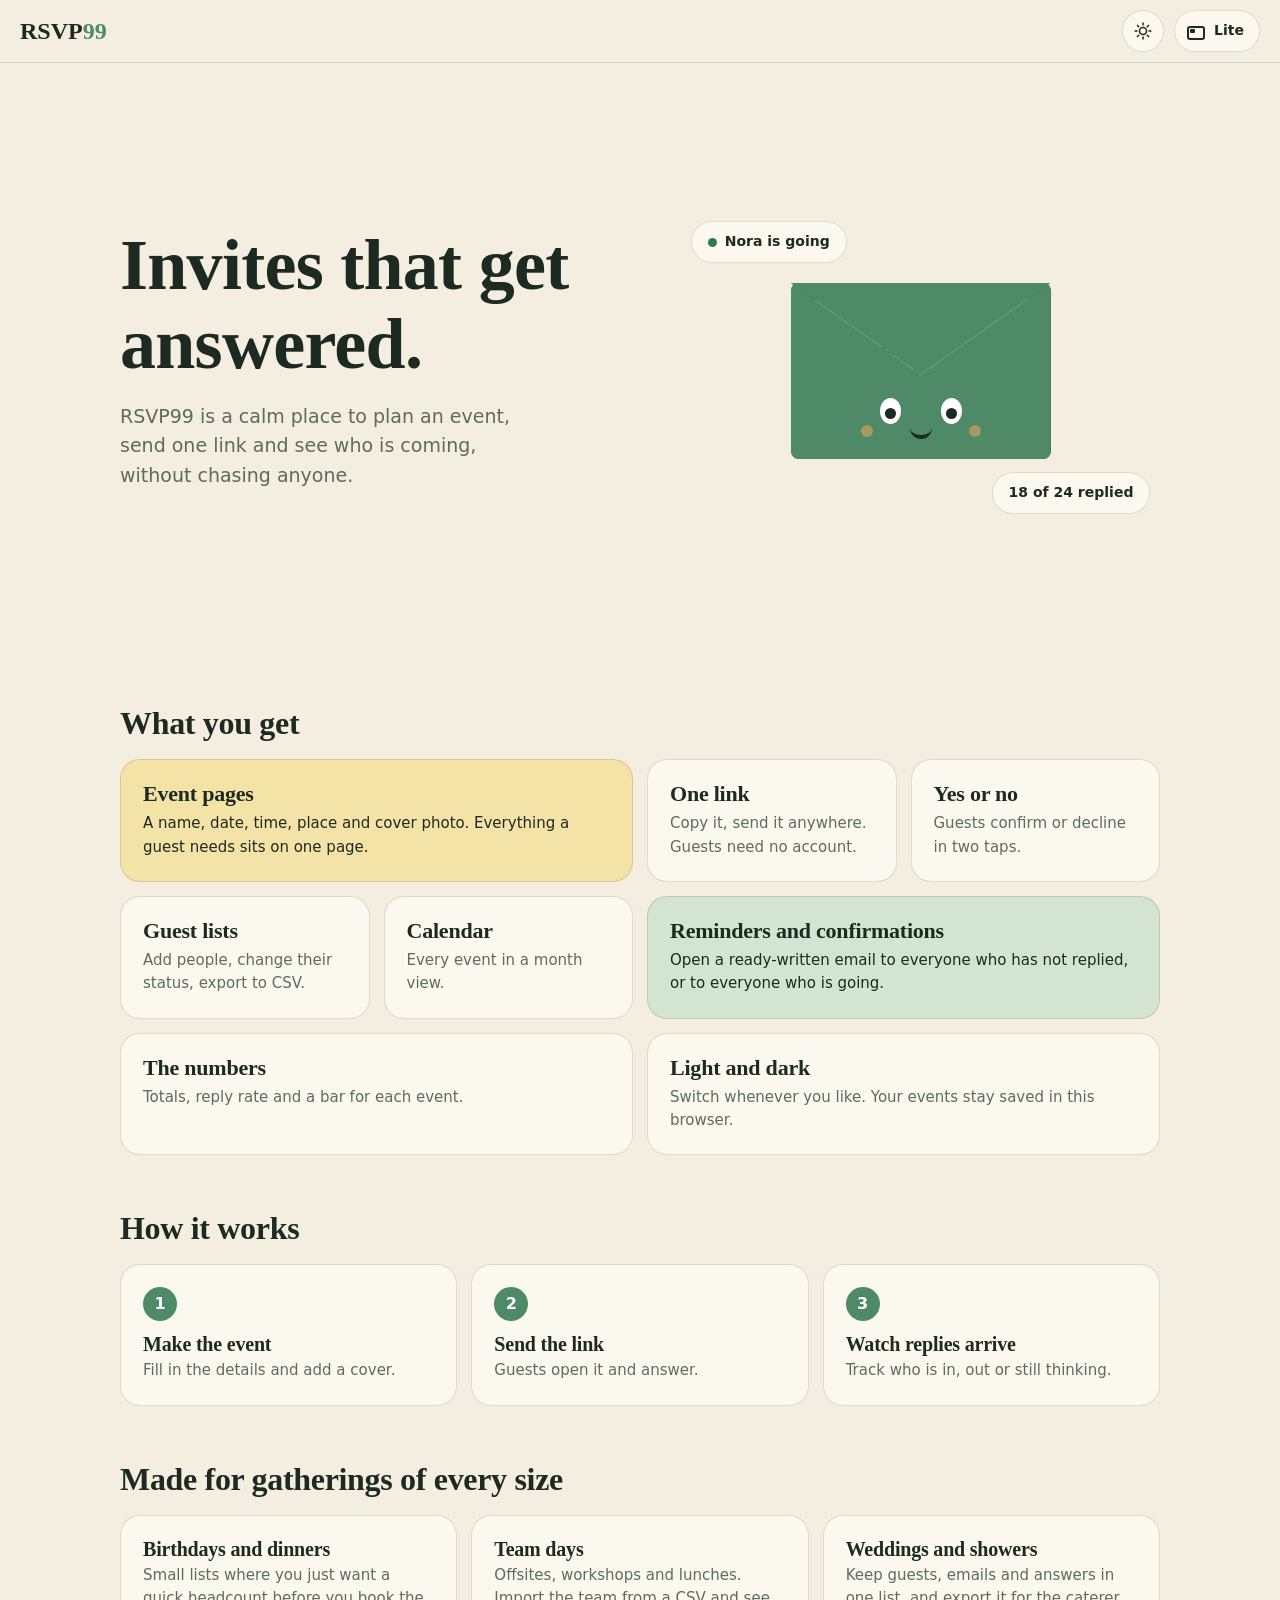
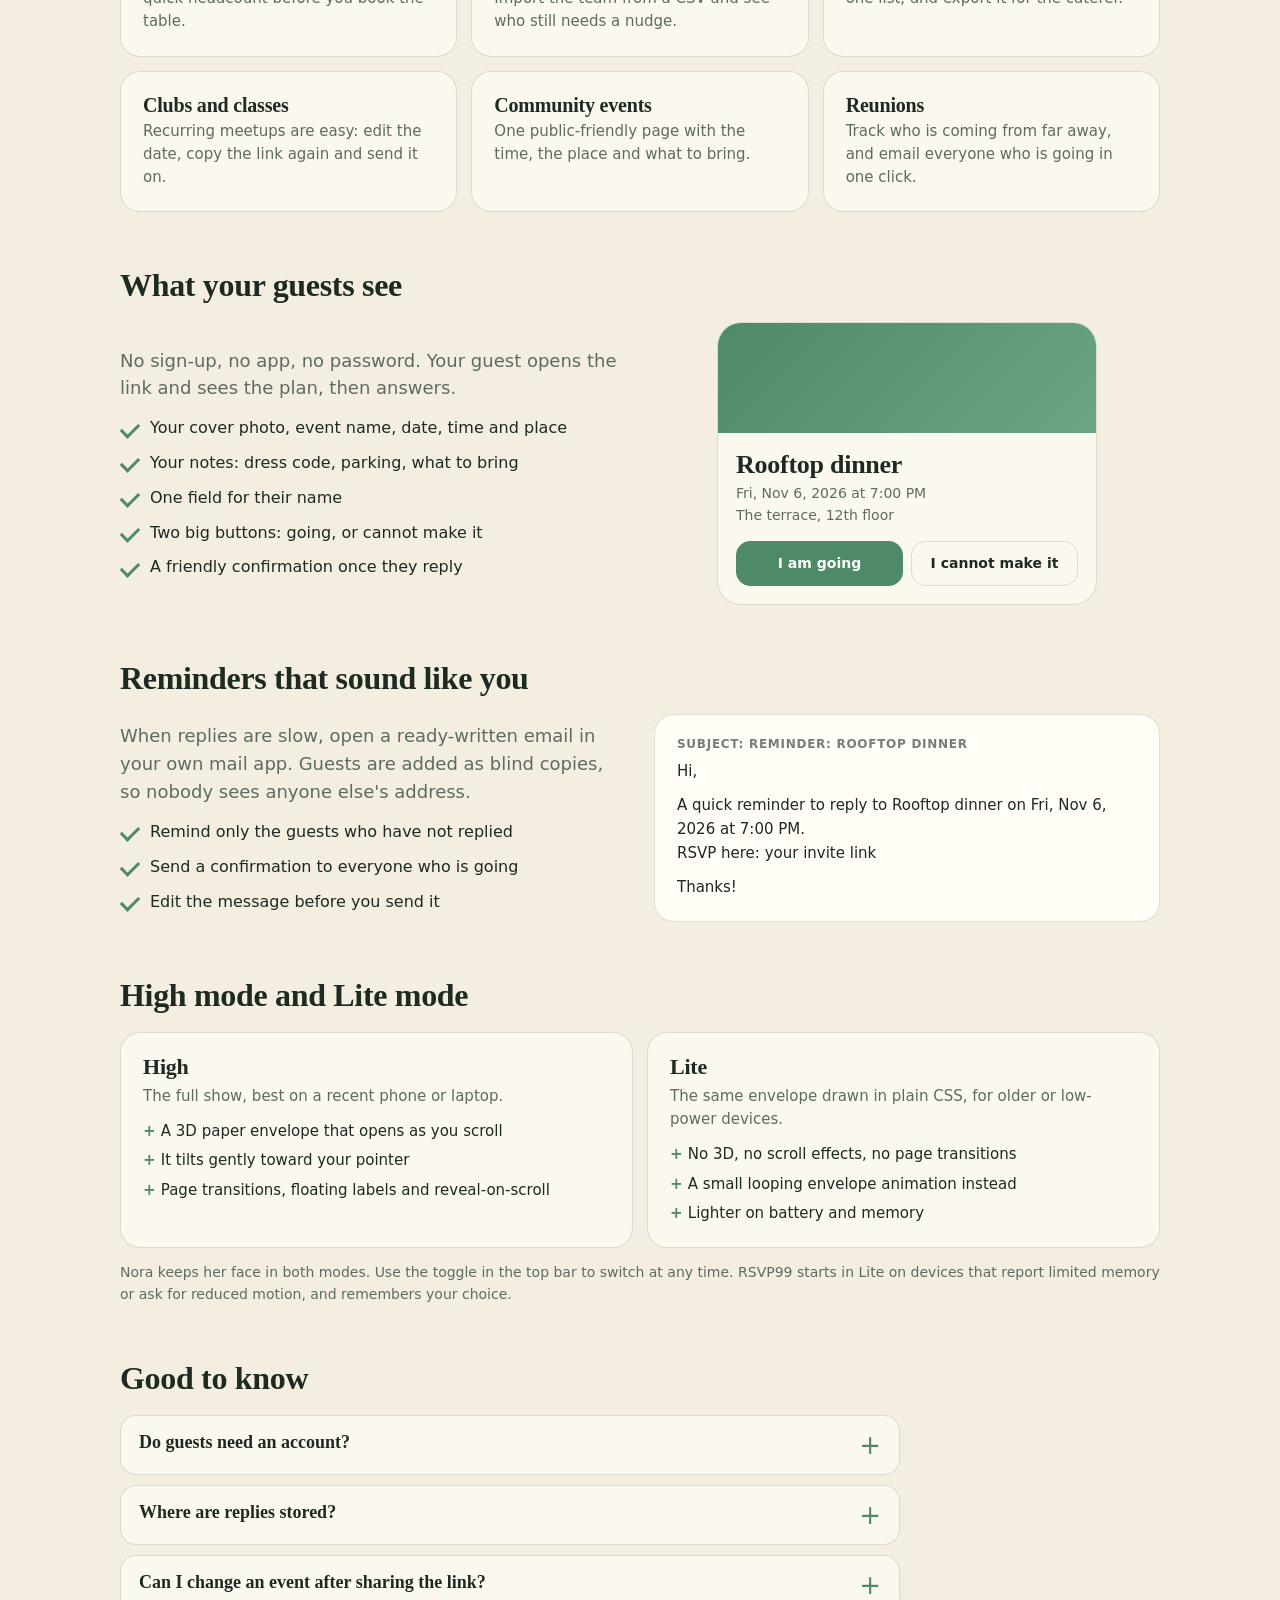
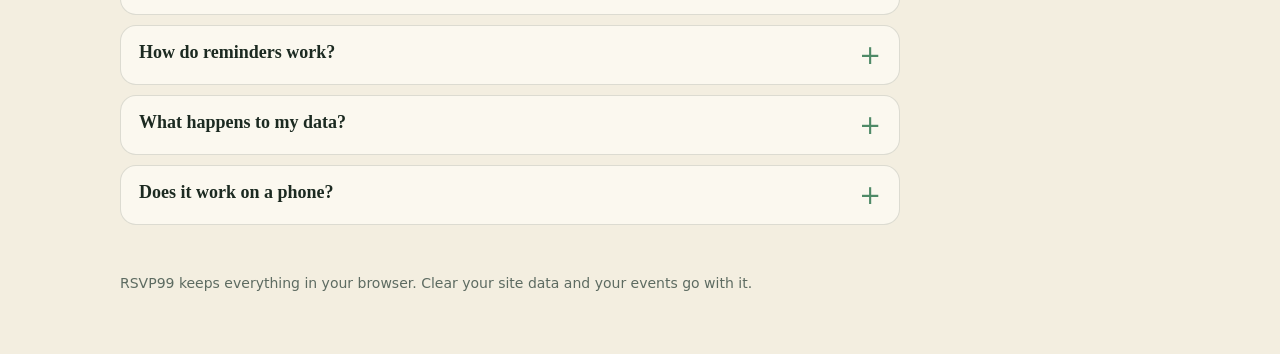
<file: index.html>
<!DOCTYPE html>
<html lang="en" data-theme="light" data-perf="high">
<head>
<meta charset="utf-8">
<meta name="viewport" content="width=device-width, initial-scale=1, viewport-fit=cover">
<title>RSVP99 | Invites that get answered</title>
<meta name="description" content="Plan an event, share one link and see who is coming.">
<meta name="theme-color" content="#f3eee0">
<link rel="apple-touch-icon" sizes="180x180" href="/apple-touch-icon.png">
<link rel="icon" type="image/png" sizes="32x32" href="/favicon-32x32.png">
<link rel="manifest" href="/site.webmanifest">
<link rel="shortcut icon" href="/favicon.ico">
<style>
/* ---------- tokens ---------- */
:root{
  --page:#f3eee0; --surface:#fbf8ef; --line:rgba(28,42,33,.14);
  --ink:#1c2a21; --mute:#5d6b61;
  --g:#4e8a67; --g-deep:#3b6f50; --g-soft:#6aa585;
  --butter:#f4e3a6; --sage:#d3e4d2; --warn:#c2603a; --ok:#2f7a4f;
  --paper:#fffdf6;
  --serif:Georgia,"Iowan Old Style","Palatino Linotype",serif;
  --sans:system-ui,-apple-system,"Segoe UI",Roboto,sans-serif;
}
[data-theme="dark"]{
  --page:#141915; --surface:#1d231f; --line:rgba(255,255,255,.14);
  --ink:#eef2ec; --mute:#9aa89f;
  --g:#5a9b76; --g-deep:#427a5a; --g-soft:#79b494;
  --butter:#4a4224; --sage:#27382b; --warn:#e08a63; --ok:#7fcf9f;
}
*{box-sizing:border-box;margin:0}
[hidden]{display:none!important}
html{scroll-behavior:smooth}
body{
  font:16px/1.55 var(--sans);color:var(--ink);background:var(--page);
  min-height:100vh;
  padding-top:calc(64px + env(safe-area-inset-top,0px));
  padding-bottom:env(safe-area-inset-bottom,0px);
}
h1,h2,h3{font-family:var(--serif);font-weight:700;line-height:1.1;letter-spacing:-.01em}
button,input,select,textarea{font:inherit;color:inherit}
button{cursor:pointer;border:0;background:none}
:focus-visible{outline:3px solid var(--g);outline-offset:2px}
a{color:inherit}

/* ---------- header ---------- */
.bar{
  position:fixed;inset:0 0 auto 0;z-index:30;
  display:flex;align-items:center;justify-content:space-between;
  padding:calc(10px + env(safe-area-inset-top,0px)) 20px 10px;
  background:var(--page);border-bottom:1px solid var(--line);
}
.brand{font:700 24px var(--serif);text-decoration:none}
.brand b{color:var(--g)}
.tools{display:flex;gap:10px;align-items:center}
.icon{width:42px;height:42px;border-radius:50%;border:1px solid var(--line);display:grid;place-items:center;background:var(--surface)}
.icon svg{width:20px;height:20px;fill:none;stroke:currentColor;stroke-width:1.8;stroke-linecap:round;stroke-linejoin:round;grid-area:1/1}
.icon .moon{display:none}
[data-theme="dark"] .icon .sun{display:none}
[data-theme="dark"] .icon .moon{display:block}
.perf{display:flex;align-items:center;gap:8px;height:42px;padding:0 15px 0 11px;border-radius:21px;border:1px solid var(--line);background:var(--surface);font-weight:600;font-size:14px}
.perf:hover{border-color:var(--g)}
.pico{width:20px;height:20px;position:relative;display:block;flex:none}
.pico::before,.pico::after{content:"";position:absolute;display:block}
.pico::before{left:2px;top:6px;width:11px;height:11px;border:2px solid currentColor;border-radius:2px}
.pico::after{left:6px;top:2px;width:11px;height:11px;border:2px solid currentColor;border-radius:2px;opacity:.55}
.pico i{display:none}
[data-perf="low"] .pico::before{left:1px;top:5px;width:14px;height:10px;border-radius:3px}
[data-perf="low"] .pico::after{left:17px;top:8px;width:2px;height:4px;border:0;border-radius:0 2px 2px 0;background:currentColor;opacity:1}
[data-perf="low"] .pico i{display:block;position:absolute;left:4px;top:8px;width:5px;height:4px;border-radius:1px;background:currentColor}

/* ---------- layout ---------- */
main{max-width:1080px;margin:0 auto;padding:28px 20px 60px}
.view>.head{display:flex;justify-content:space-between;align-items:center;gap:12px;margin-bottom:22px;flex-wrap:wrap}
.view>.head h2{font-size:clamp(28px,5vw,40px)}
.sec{font-size:clamp(24px,4vw,32px);margin:56px 0 18px}
.foot{margin-top:48px;color:var(--mute);font-size:14px}
.row{display:flex;gap:12px;flex-wrap:wrap;align-items:center}
.row.end{justify-content:flex-end}

.cta,.ghost{padding:10px 20px;border-radius:999px;font-weight:600;border:1px solid transparent;transition:transform .15s,background .15s}
.cta{background:var(--g);color:#fff}
.cta:hover{background:var(--g-deep)}
.ghost{border-color:var(--line);background:var(--surface)}
.ghost:hover{border-color:var(--g)}
.big{padding:14px 26px;font-size:17px}
.cta.sm,.ghost.sm{padding:6px 14px;font-size:14px}
.danger{color:var(--warn)}

/* ---------- hero ---------- */
.hero{display:grid;grid-template-columns:1.05fr .95fr;gap:32px;align-items:center;min-height:62vh}
.hero h1{font-size:clamp(40px,7vw,72px);margin-bottom:18px}
.hero p{font-size:19px;color:var(--mute);max-width:34ch;margin-bottom:26px}
.stage{position:relative;min-height:340px;display:grid;place-items:center}
.chipcard{
  position:absolute;z-index:3;padding:9px 16px;border-radius:999px;font-size:14px;font-weight:600;
  background:var(--surface);border:1px solid var(--line);display:flex;align-items:center;gap:8px;
}
.chipcard.a{top:6%;left:2%}
.chipcard.b{bottom:8%;right:2%}
.dot{width:9px;height:9px;border-radius:50%;background:var(--ok)}

/* ---------- 3D envelope ---------- */
.env3d{
  --p:0;--q:0;--mx:0;--my:0;
  --grain:url("data:image/svg+xml,%3Csvg xmlns='http://www.w3.org/2000/svg' width='120' height='120'%3E%3Cfilter id='n'%3E%3CfeTurbulence type='fractalNoise' baseFrequency='.85' numOctaves='2' stitchTiles='stitch'/%3E%3C/filter%3E%3Crect width='100%25' height='100%25' filter='url(%23n)' opacity='.09'/%3E%3C/svg%3E");
  position:relative;width:300px;height:200px;max-width:100%;perspective:1100px;
  transform:translateY(calc(var(--p) * 70px));
}
.sway{position:absolute;inset:0;transform-style:preserve-3d;animation:sway 7s ease-in-out infinite}
@keyframes sway{0%,100%{transform:translateY(0) rotateZ(0)}50%{transform:translateY(-9px) rotateZ(.7deg)}}
.envelope{
  position:relative;width:100%;height:100%;transform-style:preserve-3d;
  transform:rotateX(calc(20deg - var(--p) * 14deg - var(--my) * 5deg)) rotateY(calc(-24deg + var(--p) * 24deg + var(--mx) * 8deg)) rotateZ(calc(-3deg + var(--p) * 3deg));
  transition:transform .25s ease-out;will-change:transform;
}
.envelope>*{position:absolute;left:0;top:0;width:100%;height:100%}
.env-back{border-radius:8px;background:var(--grain),repeating-linear-gradient(135deg,transparent 0 7px,rgba(0,0,0,.1) 7px 8px),var(--g-deep)}
.env-letter{
  left:7%;width:86%;top:8%;height:86%;display:flex;flex-direction:column;justify-content:center;gap:6px;padding:0 22px;
  background:var(--grain),var(--paper);color:#1c2a21;border-radius:6px;
  transform:translateZ(2px) translateY(calc(var(--q) * -118px));
}
.env-letter b{font:700 20px/1.15 var(--serif)}
.env-letter span{font-size:15px}
.env-letter i{font-style:normal;font-size:13px;opacity:.7}
.env-letter em{font-style:normal;font-size:12px;margin-top:6px;padding-top:8px;border-top:1px solid rgba(28,42,33,.18);opacity:.7}
.env-pl,.env-pr,.env-pb{background-image:var(--grain)}
.env-pl{background-color:color-mix(in srgb,var(--g) 82%,#000);clip-path:polygon(0 0,50% 52%,0 100%);border-radius:8px 0 0 8px;transform:translateZ(3px)}
.env-pr{background-color:color-mix(in srgb,var(--g) 91%,#000);clip-path:polygon(100% 0,50% 52%,100% 100%);border-radius:0 8px 8px 0;transform:translateZ(3px)}
.env-pb{background-color:var(--g);clip-path:polygon(0 100%,50% 52%,100% 100%);border-radius:0 0 8px 8px;transform:translateZ(4px)}
.env-face{transform:translateZ(5px);pointer-events:none;overflow:visible}
.pupil{transition:transform .12s}
.env-flap{height:52%;transform-origin:50% 0;transform-style:preserve-3d;transform:translateZ(calc(8px - var(--p) * 14px)) rotateX(calc(var(--p) * -180deg))}
.env-flap i{position:absolute;inset:0;display:block;clip-path:polygon(0 0,100% 0,50% 100%);-webkit-backface-visibility:hidden;backface-visibility:hidden}
.env-flap .f{background:var(--grain),var(--g);filter:brightness(1.08)}
.env-flap .b{background:var(--grain),repeating-linear-gradient(135deg,transparent 0 7px,rgba(0,0,0,.1) 7px 8px),var(--g-soft);transform:rotateY(180deg)}
.seal{
  position:absolute;left:50%;top:100%;width:30px;height:30px;margin:-24px 0 0 -15px;
  border-radius:48% 52% 50% 50% / 52% 48% 52% 48%;background:var(--warn);
  transform:translateZ(1px);-webkit-backface-visibility:hidden;backface-visibility:hidden;
  display:grid;place-items:center;box-shadow:0 1px 0 rgba(0,0,0,.28),inset 0 0 0 3px rgba(0,0,0,.1);
}
.seal b{font:700 13px var(--serif);color:rgba(255,255,255,.88)}
.env-shadow{position:absolute;left:8%;right:8%;bottom:-26px;height:18px;background:radial-gradient(closest-side,rgba(0,0,0,.28),transparent);transform:scaleX(calc(1 - var(--p) * .12));opacity:calc(.9 - var(--p) * .25);animation:shadowbob 7s ease-in-out infinite}
@keyframes shadowbob{50%{scale:.92 1}}

/* ---------- Lite envelope (pure CSS icon, no 3D) ---------- */
.liteenv{position:relative;width:260px;height:176px;max-width:100%;animation:lbob 4.5s ease-in-out infinite}
@keyframes lbob{50%{transform:translateY(-7px)}}
.liteenv>*{position:absolute}
.lb{inset:0;border-radius:8px;background:var(--g-deep);z-index:0}
.ll{left:8%;width:84%;top:9%;height:84%;z-index:2;display:flex;flex-direction:column;justify-content:center;gap:4px;padding:0 18px;background:var(--paper);color:#1c2a21;border-radius:6px;animation:lletter 7s ease-in-out infinite}
.ll b{font:700 17px/1.15 var(--serif)}
.ll span{font-size:13px}
.ll i{font-style:normal;font-size:12px;opacity:.7}
.lp{inset:0;border-radius:8px;background:var(--g);clip-path:polygon(0 0,50% 52%,100% 0,100% 100%,0 100%);z-index:3}
.lf{left:0;top:0;width:100%;height:52%;clip-path:polygon(0 0,100% 0,50% 100%);background:var(--g);transform-origin:50% 0;animation:lflap 7s ease-in-out infinite;z-index:4}
@keyframes lflap{
  0%,14%{transform:scaleY(1);background:var(--g);z-index:4}
  24%{transform:scaleY(0);background:var(--g);z-index:4}
  24.1%{z-index:1;background:var(--g-soft)}
  34%,62%{transform:scaleY(-1);background:var(--g-soft);z-index:1}
  72%{transform:scaleY(0);background:var(--g-soft);z-index:1}
  72.1%{z-index:4;background:var(--g)}
  82%,100%{transform:scaleY(1);background:var(--g);z-index:4}
}
@keyframes lletter{0%,30%{transform:translateY(0)}45%,58%{transform:translateY(-64px)}72%,100%{transform:translateY(0)}}
.lface{inset:0;z-index:5;pointer-events:none}
.lface .e{position:absolute;top:115px;width:21px;height:26px;border-radius:50%;background:#fff;animation:blink 5s infinite}
.lface .e::after{content:"";position:absolute;left:5px;top:10px;width:11px;height:11px;border-radius:50%;background:#1c2a21}
.lface .e1{left:89px}.lface .e2{left:150px}
.lface .m{position:absolute;left:119px;top:144px;width:22px;height:12px;border-bottom:4px solid #1c2a21;border-radius:0 0 22px 22px}
.lface .c{position:absolute;top:142px;width:12px;height:12px;border-radius:50%;background:#f2a65a;opacity:.55}
.lface .c1{left:70px}.lface .c2{left:178px}
@keyframes blink{0%,94%,100%{transform:scaleY(1)}97%{transform:scaleY(.1)}}

/* ---------- tiles ---------- */
.bento{display:grid;grid-template-columns:repeat(4,1fr);gap:14px}
.tile{padding:22px;border-radius:20px;background:var(--tint,var(--surface));border:1px solid var(--line);text-align:left;display:block}
.tile.t2{grid-column:span 2}
.tile h3{font-size:22px;margin-bottom:6px}
.tile p{color:var(--mute);font-size:15px}
.tile .ink{color:var(--ink)}
.steps{display:grid;grid-template-columns:repeat(3,1fr);gap:14px}
.steps.four{grid-template-columns:repeat(4,1fr)}
.step{padding:22px;border-radius:20px;background:var(--surface);border:1px solid var(--line)}
.step b{display:grid;place-items:center;width:34px;height:34px;border-radius:50%;background:var(--g);color:#fff;margin-bottom:12px}
.step h3{font-size:20px;margin-bottom:4px}
.step p{color:var(--mute);font-size:15px}
button.tile{transition:border-color .15s}
button.tile:hover{border-color:var(--g)}

/* ---------- events ---------- */
.grid{display:grid;grid-template-columns:repeat(auto-fill,minmax(280px,1fr));gap:16px}
.ecard{background:var(--surface);border:1px solid var(--line);border-radius:20px;overflow:hidden;display:flex;flex-direction:column}
.cover{height:130px;background:linear-gradient(135deg,var(--g),var(--g-soft));background-size:cover;background-position:center}
.ecard .body{padding:16px 18px 18px;display:flex;flex-direction:column;gap:8px;flex:1}
.ecard h3{font-size:21px}
.meta{color:var(--mute);font-size:14px}
.acts{display:flex;gap:8px;flex-wrap:wrap;margin-top:auto;padding-top:6px}
.bar2{display:flex;height:8px;border-radius:4px;overflow:hidden;background:var(--line)}
.bar2 i{display:block;height:100%}
.bar2 .y{background:var(--ok)}.bar2 .n{background:var(--warn)}
.count{display:flex;gap:14px;font-size:13px;color:var(--mute)}
.empty{padding:40px 24px;border:1px dashed var(--line);border-radius:20px;text-align:center;color:var(--mute)}
.empty .cta{margin-top:14px}

/* ---------- calendar ---------- */
.cal{display:grid;grid-template-columns:repeat(7,1fr);gap:6px}
.cal .dn{font-size:13px;color:var(--mute);text-align:center;padding:4px 0}
.cell{min-height:92px;padding:6px;border-radius:12px;background:var(--surface);border:1px solid var(--line);font-size:13px;overflow:hidden}
.cell.out{opacity:.45}
.cell.today{border-color:var(--g);box-shadow:inset 0 0 0 1px var(--g)}
.cell>span{display:block;margin-bottom:3px;font-weight:600}
.pill{display:block;width:100%;text-align:left;padding:2px 7px;margin-top:3px;border-radius:999px;background:var(--g);color:#fff;font-size:12px;white-space:nowrap;overflow:hidden;text-overflow:ellipsis}
.calnav{display:flex;align-items:center;gap:8px}
.calnav b{font:700 22px var(--serif);min-width:9ch;text-align:center}

/* ---------- guests + stats ---------- */
.glist{display:flex;flex-direction:column;gap:14px}
.gblock{padding:20px;border-radius:20px;background:var(--surface);border:1px solid var(--line)}
.gblock header{display:flex;justify-content:space-between;align-items:center;gap:10px;flex-wrap:wrap;margin-bottom:10px}
.gblock h3{font-size:21px}
.chips{display:flex;gap:6px;flex-wrap:wrap}
.chip{padding:3px 11px;border-radius:999px;font-size:13px;border:1px solid var(--line)}
.chip.yes{background:color-mix(in srgb,var(--ok) 18%,transparent)}
.chip.no{background:color-mix(in srgb,var(--warn) 18%,transparent)}
.kpis{display:grid;grid-template-columns:repeat(auto-fit,minmax(150px,1fr));gap:12px;margin-bottom:22px}
.kpi{padding:18px;border-radius:18px;background:var(--surface);border:1px solid var(--line)}
.kpi b{display:block;font:700 34px var(--serif)}
.kpi span{color:var(--mute);font-size:14px}
.srow{padding:16px 0;border-top:1px solid var(--line)}
.srow:first-child{border-top:0}
.srow .top{display:flex;justify-content:space-between;gap:10px;margin-bottom:8px;flex-wrap:wrap}

/* ---------- dialogs ---------- */
dialog.sheet{
  width:min(520px,calc(100% - 28px));max-height:calc(100% - 40px);margin:auto;padding:24px;
  border-radius:24px;background:var(--surface);color:var(--ink);border:1px solid var(--line);
}
dialog.sheet.wide{width:min(760px,calc(100% - 28px))}
dialog.sheet::backdrop{background:rgba(20,25,21,.5)}
dialog.sheet[open]{animation:pop .25s ease}
@keyframes pop{from{opacity:0;transform:translateY(10px) scale(.98)}}
.sheet h2{font-size:28px;margin-bottom:14px}
label{display:block;font-size:14px;font-weight:600;margin-bottom:12px}
input,select,textarea{display:block;width:100%;margin-top:5px;padding:10px 12px;border-radius:12px;border:1px solid var(--line);background:var(--page);font-weight:400}
.two{display:grid;grid-template-columns:1fr 1fr;gap:12px}
.dcover{height:150px;border-radius:16px;margin:0 0 14px;background:linear-gradient(135deg,var(--g),var(--g-soft));background-size:cover;background-position:center}
.linkrow{display:flex;gap:8px;margin:12px 0}
.linkrow input{margin:0}
table{width:100%;border-collapse:collapse;margin:10px 0;font-size:15px}
td,th{padding:7px 6px;border-top:1px solid var(--line);text-align:left}
th{font-size:13px;color:var(--mute);border-top:0}
td select{margin:0;padding:6px 8px}
.addg{display:grid;grid-template-columns:1fr 1fr auto;gap:8px;align-items:end;margin-top:10px}
.addg input{margin:0}
.tb{display:flex;gap:8px;flex-wrap:wrap;margin:12px 0}
.file{position:relative;overflow:hidden}
.file input{position:absolute;inset:0;opacity:0;cursor:pointer;width:100%;height:100%;margin:0}

/* ---------- share page ---------- */
.share .invite{max-width:520px;margin:20px auto;background:var(--surface);border:1px solid var(--line);border-radius:24px;overflow:hidden}
.share .invite .in{padding:24px}
.share h1{font-size:clamp(30px,6vw,44px);margin-bottom:8px}
.share .reply{display:grid;grid-template-columns:1fr 1fr;gap:10px;margin-top:14px}
.share .reply button{padding:14px;border-radius:16px;font-weight:700;border:1px solid var(--line)}
.share .reply .y{background:var(--g);color:#fff;border-color:var(--g)}

/* ---------- toast + iris ---------- */
#toast{
  position:fixed;left:50%;bottom:calc(24px + env(safe-area-inset-bottom,0px));z-index:60;
  transform:translate(-50%,20px);opacity:0;pointer-events:none;
  padding:11px 20px;border-radius:999px;background:var(--ink);color:var(--page);font-size:14px;font-weight:600;
  transition:opacity .25s,transform .25s;
}
#toast.on{opacity:1;transform:translate(-50%,0)}
#iris{position:fixed;inset:0;z-index:50;background:var(--g);pointer-events:none;opacity:0;clip-path:circle(0 at var(--x,50%) var(--y,0))}
#iris.go{animation:iris .7s ease both}
@keyframes iris{0%{opacity:1;clip-path:circle(0 at var(--x) var(--y))}50%{opacity:1;clip-path:circle(160% at var(--x) var(--y))}100%{opacity:0;clip-path:circle(160% at var(--x) var(--y))}}

/* ---------- hero motion ---------- */
.hero h1,.hero p,.hero .row{animation:rise .8s cubic-bezier(.2,.7,.2,1) both}
.hero p{animation-delay:.1s}.hero .row{animation-delay:.2s}
@keyframes rise{from{opacity:0;transform:translateY(16px)}}
.chipcard.a{animation:floaty 5.5s ease-in-out infinite}
.chipcard.b{animation:floaty 6.5s ease-in-out -2s infinite}
@keyframes floaty{50%{transform:translateY(-8px)}}

/* ---------- ticker ---------- */
.ticker{overflow:hidden;margin:34px -20px 0;padding:14px 0;border-block:1px solid var(--line);-webkit-mask-image:linear-gradient(90deg,transparent,#000 8%,#000 92%,transparent);mask-image:linear-gradient(90deg,transparent,#000 8%,#000 92%,transparent)}
.track{display:flex;width:max-content;animation:tick 40s linear infinite;font:italic 700 22px var(--serif);color:var(--mute)}
.track span{padding-right:34px;white-space:nowrap}
.track span::after{content:"\2022";margin-left:34px;color:var(--g);font-style:normal}
@keyframes tick{to{transform:translateX(-50%)}}

/* ---------- reveal on scroll ---------- */
.rv{opacity:0;transform:translateY(18px);transition:opacity .6s ease,transform .6s ease}
.rv.in{opacity:1;transform:none}

/* ---------- dashboard tabs ---------- */
.dtabs{display:flex;gap:8px;flex-wrap:wrap;align-items:center;margin-bottom:22px;padding-bottom:16px;border-bottom:1px solid var(--line)}
.dtabs .spacer{flex:1}
.dtabs button.on{background:var(--ink);color:var(--page);border-color:var(--ink)}

/* ---------- extra home content ---------- */
.lead{color:var(--mute);font-size:18px;max-width:46ch}
.split{display:grid;grid-template-columns:1fr 1fr;gap:28px;align-items:center}
.checks{list-style:none;padding:0;display:grid;gap:10px;margin-top:14px}
.checks li{padding-left:30px;position:relative;font-size:16px}
.checks li::before{content:"";position:absolute;left:1px;top:.4em;width:15px;height:8px;border-left:3px solid var(--g);border-bottom:3px solid var(--g);transform:rotate(-45deg)}
.sample{width:100%;max-width:380px;justify-self:center;border:1px solid var(--line);background:var(--surface);border-radius:24px;overflow:hidden}
.sample .cover{height:110px}
.sample .in{padding:18px}
.sample h3{font-size:26px;margin-bottom:4px}
.sample .fake{display:grid;grid-template-columns:1fr 1fr;gap:8px;margin-top:14px}
.sample .fake span{padding:11px;border-radius:14px;border:1px solid var(--line);text-align:center;font-weight:700;font-size:14px}
.sample .fake .y{background:var(--g);color:#fff;border-color:var(--g)}
.mail{border:1px solid var(--line);border-radius:20px;background:var(--paper);color:#1c2a21;padding:22px;font:15px/1.6 var(--sans)}
.mail b{display:block;font:700 12px var(--sans);opacity:.6;text-transform:uppercase;letter-spacing:.06em;margin-bottom:8px}
.mail p{margin-bottom:10px}
.mail p:last-child{margin-bottom:0}
.modes{display:grid;grid-template-columns:1fr 1fr;gap:14px}
.mode{padding:22px;border-radius:20px;background:var(--surface);border:1px solid var(--line)}
.mode h3{font-size:22px;margin-bottom:6px}
.mode p{color:var(--mute);font-size:15px}
.mode ul{list-style:none;padding:0;margin-top:12px;display:grid;gap:6px;font-size:15px}
.mode li::before{content:"+ ";color:var(--g);font-weight:700}
.faq{display:grid;gap:10px;max-width:780px}
.faq details{border:1px solid var(--line);border-radius:16px;background:var(--surface);padding:0 18px}
.faq summary{cursor:pointer;list-style:none;padding:16px 0;font:700 18px var(--serif);display:flex;justify-content:space-between;gap:12px}
.faq summary::-webkit-details-marker{display:none}
.faq summary::after{content:"+";font:400 26px/1 var(--sans);color:var(--g);transition:transform .25s}
.faq details[open] summary::after{transform:rotate(45deg)}
.faq details p{padding-bottom:16px;color:var(--mute);animation:rise .35s both}

/* ---------- Lite mode ---------- */
[data-perf="low"] #env3d{display:none}
[data-perf="high"] .liteenv{display:none}
[data-perf="low"] .ticker{display:none}
[data-perf="low"] .rv{opacity:1;transform:none;transition:none}
[data-perf="low"] .hero h1,[data-perf="low"] .hero p,[data-perf="low"] .hero .row,[data-perf="low"] .chipcard,[data-perf="low"] dialog.sheet[open],[data-perf="low"] .faq details p{animation:none}
[data-perf="low"] html,html[data-perf="low"]{scroll-behavior:auto}

/* ---------- responsive ---------- */
@media (max-width:860px){
  .hero{grid-template-columns:1fr;min-height:0}
  .bento{grid-template-columns:repeat(2,1fr)}
  .steps,.steps.four{grid-template-columns:1fr 1fr}
  .split{grid-template-columns:1fr}
}
@media (max-width:560px){
  .bento,.steps,.steps.four{grid-template-columns:1fr}
  .tile.t2{grid-column:auto}
  .two,.addg{grid-template-columns:1fr}
  .cell{min-height:60px;font-size:11px}
  .pill{font-size:10px;padding:1px 4px}
  .env3d{width:260px;height:174px}
  .env-letter{padding:0 16px}.env-letter b{font-size:17px}
  .perf #perfLbl{display:none}
  .perf{padding:0 12px}
  .liteenv{scale:.9}
  .split,.modes{grid-template-columns:1fr}
}
@media (prefers-reduced-motion:reduce){
  *{transition:none!important;animation:none!important}
  .envelope{transform:rotateX(6deg)}
}
</style>
</head>
<body>
<div id="iris" aria-hidden="true"></div>

<header class="bar" id="bar">
  <a class="brand" href="#" data-act="tab" data-v="home">RSVP<b>99</b></a>
  <div class="tools">
    <button class="icon" id="themeBtn" data-act="theme" aria-label="Switch between light and dark">
      <svg viewBox="0 0 24 24" class="sun"><circle cx="12" cy="12" r="4.2"/><path d="M12 2.5v2.3M12 19.2v2.3M2.5 12h2.3M19.2 12h2.3M5.3 5.3l1.6 1.6M17.1 17.1l1.6 1.6M5.3 18.7l1.6-1.6M17.1 6.9l1.6-1.6"/></svg>
      <svg viewBox="0 0 24 24" class="moon"><path d="M20 14.5A8.5 8.5 0 0 1 9.5 4a8.5 8.5 0 1 0 10.5 10.5z"/></svg>
    </button>
    <button class="perf" id="perfBtn" data-act="perf" aria-pressed="false" aria-label="Performance mode"><span class="pico" aria-hidden="true"><i></i></span><span id="perfLbl">High</span></button>
  </div>
</header>



<main id="app">
<section class="view" id="v-home">
  <div class="hero">
    <div>
      <h1>Invites that get answered.</h1>
      <p>RSVP99 is a calm place to plan an event, send one link and see who is coming, without chasing anyone.</p>
    </div>
    <div class="stage" aria-hidden="true">
      <div class="chipcard a"><i class="dot"></i>Nora is going</div>
      <div class="env3d" id="env3d">
        <div class="sway">
        <div class="envelope" id="env">
          <div class="env-back"></div>
          <div class="env-letter"><b>You're invited</b><span>Rooftop dinner</span><i>Friday, 7 pm</i><em>Reply yes or no</em></div>
          <div class="env-pl"></div><div class="env-pr"></div><div class="env-pb"></div>
          <svg class="env-face" viewBox="0 0 300 200">
            <path d="M0 200L150 104M300 200L150 104" fill="none" stroke="rgba(255,255,255,.28)" stroke-width="2"/>
            <g class="eye"><ellipse cx="115" cy="146" rx="12" ry="15" fill="#fff"/><circle class="pupil" cx="115" cy="148" r="6" fill="#1c2a21"/></g>
            <g class="eye"><ellipse cx="185" cy="146" rx="12" ry="15" fill="#fff"/><circle class="pupil" cx="185" cy="148" r="6" fill="#1c2a21"/></g>
            <path d="M138 174q12 10 24 0" fill="none" stroke="#1c2a21" stroke-width="4" stroke-linecap="round"/>
            <circle cx="88" cy="168" r="7" fill="#f2a65a" opacity=".55"/><circle cx="212" cy="168" r="7" fill="#f2a65a" opacity=".55"/>
          </svg>
          <div class="env-flap"><i class="f"></i><i class="b"></i><span class="seal"><b>R</b></span></div>
        </div>
        </div>
        <div class="env-shadow"></div>
      </div>
      <div class="liteenv">
        <div class="lb"></div>
        <div class="ll"><b>You're invited</b><span>Rooftop dinner</span><i>Friday, 7 pm</i></div>
        <div class="lp"></div>
        <div class="lf"></div>
        <div class="lface"><span class="e e1"></span><span class="e e2"></span><span class="m"></span><span class="c c1"></span><span class="c c2"></span></div>
      </div>
      <div class="chipcard b">18 of 24 replied</div>
    </div>
  </div>

  <div class="ticker" aria-hidden="true"><div class="track"><span>Birthdays</span><span>Dinner parties</span><span>Team offsites</span><span>Baby showers</span><span>Weddings</span><span>Reunions</span><span>Workshops</span><span>Book clubs</span><span>Housewarmings</span><span>Game nights</span><span>Birthdays</span><span>Dinner parties</span><span>Team offsites</span><span>Baby showers</span><span>Weddings</span><span>Reunions</span><span>Workshops</span><span>Book clubs</span><span>Housewarmings</span><span>Game nights</span></div></div>

  <h2 class="sec">What you get</h2>
  <div class="bento">
    <div class="tile t2" style="--tint:var(--butter)"><h3>Event pages</h3><p class="ink">A name, date, time, place and cover photo. Everything a guest needs sits on one page.</p></div>
    <div class="tile"><h3>One link</h3><p>Copy it, send it anywhere. Guests need no account.</p></div>
    <div class="tile"><h3>Yes or no</h3><p>Guests confirm or decline in two taps.</p></div>
    <div class="tile"><h3>Guest lists</h3><p>Add people, change their status, export to CSV.</p></div>
    <div class="tile"><h3>Calendar</h3><p>Every event in a month view.</p></div>
    <div class="tile t2" style="--tint:var(--sage)"><h3>Reminders and confirmations</h3><p class="ink">Open a ready-written email to everyone who has not replied, or to everyone who is going.</p></div>
    <div class="tile t2"><h3>The numbers</h3><p>Totals, reply rate and a bar for each event.</p></div>
    <div class="tile t2"><h3>Light and dark</h3><p>Switch whenever you like. Your events stay saved in this browser.</p></div>
  </div>

  <h2 class="sec">How it works</h2>
  <div class="steps">
    <div class="step"><b>1</b><h3>Make the event</h3><p>Fill in the details and add a cover.</p></div>
    <div class="step"><b>2</b><h3>Send the link</h3><p>Guests open it and answer.</p></div>
    <div class="step"><b>3</b><h3>Watch replies arrive</h3><p>Track who is in, out or still thinking.</p></div>
  </div>

  
  <h2 class="sec">Made for gatherings of every size</h2>
  <div class="steps">
    <div class="step"><h3>Birthdays and dinners</h3><p>Small lists where you just want a quick headcount before you book the table.</p></div>
    <div class="step"><h3>Team days</h3><p>Offsites, workshops and lunches. Import the team from a CSV and see who still needs a nudge.</p></div>
    <div class="step"><h3>Weddings and showers</h3><p>Keep guests, emails and answers in one list, and export it for the caterer.</p></div>
    <div class="step"><h3>Clubs and classes</h3><p>Recurring meetups are easy: edit the date, copy the link again and send it on.</p></div>
    <div class="step"><h3>Community events</h3><p>One public-friendly page with the time, the place and what to bring.</p></div>
    <div class="step"><h3>Reunions</h3><p>Track who is coming from far away, and email everyone who is going in one click.</p></div>
  </div>

  <h2 class="sec">What your guests see</h2>
  <div class="split">
    <div>
      <p class="lead">No sign-up, no app, no password. Your guest opens the link and sees the plan, then answers.</p>
      <ul class="checks">
        <li>Your cover photo, event name, date, time and place</li>
        <li>Your notes: dress code, parking, what to bring</li>
        <li>One field for their name</li>
        <li>Two big buttons: going, or cannot make it</li>
        <li>A friendly confirmation once they reply</li>
      </ul>
    </div>
    <div class="sample" aria-hidden="true">
      <div class="cover"></div>
      <div class="in"><h3>Rooftop dinner</h3><p class="meta">Fri, Nov 6, 2026 at 7:00 PM<br>The terrace, 12th floor</p>
        <div class="fake"><span class="y">I am going</span><span>I cannot make it</span></div></div>
    </div>
  </div>

  <h2 class="sec">Reminders that sound like you</h2>
  <div class="split">
    <div>
      <p class="lead">When replies are slow, open a ready-written email in your own mail app. Guests are added as blind copies, so nobody sees anyone else's address.</p>
      <ul class="checks">
        <li>Remind only the guests who have not replied</li>
        <li>Send a confirmation to everyone who is going</li>
        <li>Edit the message before you send it</li>
      </ul>
    </div>
    <div class="mail">
      <b>Subject: Reminder: Rooftop dinner</b>
      <p>Hi,</p>
      <p>A quick reminder to reply to Rooftop dinner on Fri, Nov 6, 2026 at 7:00 PM.<br>RSVP here: your invite link</p>
      <p>Thanks!</p>
    </div>
  </div>

  <h2 class="sec">High mode and Lite mode</h2>
  <div class="modes">
    <div class="mode">
      <h3>High</h3>
      <p>The full show, best on a recent phone or laptop.</p>
      <ul>
        <li>A 3D paper envelope that opens as you scroll</li>
        <li>It tilts gently toward your pointer</li>
        <li>Page transitions, floating labels and reveal-on-scroll</li>
      </ul>
    </div>
    <div class="mode">
      <h3>Lite</h3>
      <p>The same envelope drawn in plain CSS, for older or low-power devices.</p>
      <ul>
        <li>No 3D, no scroll effects, no page transitions</li>
        <li>A small looping envelope animation instead</li>
        <li>Lighter on battery and memory</li>
      </ul>
    </div>
  </div>
  <p class="foot" style="margin-top:14px">Nora keeps her face in both modes. Use the toggle in the top bar to switch at any time. RSVP99 starts in Lite on devices that report limited memory or ask for reduced motion, and remembers your choice.</p>

  <h2 class="sec">Good to know</h2>
  <div class="faq">
    <details><summary>Do guests need an account?</summary><p>No. They open the link, type their name and answer. Nothing to install.</p></details>
    <details><summary>Where are replies stored?</summary><p>Everything lives in the browser that holds it. The invite link carries the event details, and a guest's reply is saved in the browser they used to open it. To collect answers in your own list, set each guest's status yourself in the event, or import a CSV.</p></details>
    <details><summary>Can I change an event after sharing the link?</summary><p>Yes. Edit it any time, then copy the link again so it carries the new details.</p></details>
    <details><summary>How do reminders work?</summary><p>RSVP99 opens a draft in your email app addressed by blind copy to the right guests. It needs an email address on each guest, and you press send yourself.</p></details>
    <details><summary>What happens to my data?</summary><p>It stays in this browser. Clearing your site data removes it, so export a guest list to CSV now and then as a backup.</p></details>
    <details><summary>Does it work on a phone?</summary><p>Yes. The layout adapts to small screens, and Lite mode keeps older phones smooth.</p></details>
  </div>
  <p class="foot">RSVP99 keeps everything in your browser. Clear your site data and your events go with it.</p>
</section>
</main>

<div id="toast" role="status"></div>

<script>
(function(){
'use strict';
var KEY='rsvp99.v1';
var $=function(s,r){return (r||document).querySelector(s)};
var $$=function(s,r){return Array.prototype.slice.call((r||document).querySelectorAll(s))};
var S={theme:'light',perf:null};

/* ---------- storage (theme and mode only) ---------- */
function load(){try{var d=JSON.parse(localStorage.getItem(KEY));if(d&&typeof d==='object'){if(d.theme)S.theme=d.theme;if(d.perf)S.perf=d.perf}}catch(e){}}
function save(){try{localStorage.setItem(KEY,JSON.stringify(S))}catch(e){}}
var tt;
function toast(m){var t=$('#toast');t.textContent=m;t.classList.add('on');clearTimeout(tt);tt=setTimeout(function(){t.classList.remove('on')},2200)}

/* ---------- theme ---------- */
function applyTheme(){
  document.documentElement.setAttribute('data-theme',S.theme);
  $('meta[name="theme-color"]').setAttribute('content',S.theme==='dark'?'#141915':'#f3eee0');
}

/* ---------- clicks ---------- */
document.addEventListener('click',function(x){
  var b=x.target.closest('[data-act]');if(!b) return;
  var a=b.dataset.act;
  if(a==='tab'){x.preventDefault();scrollTo({top:0,behavior:S.perf==='low'?'auto':'smooth'})}
  else if(a==='perf'){S.perf=S.perf==='low'?'high':'low';applyPerf();save();toast(S.perf==='low'?'Lite mode on. 3D effects are off.':'High mode on. 3D effects are back.')}
  else if(a==='theme'){S.theme=S.theme==='dark'?'light':'dark';applyTheme();save()}
});

/* ---------- envelope: scroll drives --p (flap) and --q (letter) ---------- */
var host=$('#env3d'),tick=false;
var still=matchMedia('(prefers-reduced-motion: reduce)').matches;
function clamp(n){return n<0?0:n>1?1:n}
function env(){
  tick=false;
  if(S.perf==='low') return;
  var p=still?1:clamp(window.scrollY/(window.innerHeight*.35));
  host.style.setProperty('--p',p.toFixed(3));
  host.style.setProperty('--q',clamp((p-.45)/.55).toFixed(3));
}
addEventListener('scroll',function(){if(!tick){tick=true;requestAnimationFrame(env)}},{passive:true});
addEventListener('resize',env);

/* ---------- eyes follow the pointer ---------- */
addEventListener('pointermove',function(x){
  if(S.perf==='low') return;
  host.style.setProperty('--mx',((x.clientX/innerWidth-.5)*2).toFixed(3));
  host.style.setProperty('--my',((x.clientY/innerHeight-.5)*2).toFixed(3));
  $$('.eye').forEach(function(g){
    var r=g.getBoundingClientRect();if(!r.width) return;
    var dx=x.clientX-(r.left+r.width/2),dy=x.clientY-(r.top+r.height/2),d=Math.hypot(dx,dy)||1,k=Math.min(4,d/40);
    var pupil=g.querySelector('.pupil');
    if(pupil)pupil.style.transform='translate('+(dx/d*k).toFixed(2)+'px,'+(dy/d*k).toFixed(2)+'px)';
  });
},{passive:true});

/* ---------- performance mode ---------- */
function detect(){
  var m=navigator.deviceMemory,c=navigator.hardwareConcurrency;
  if(matchMedia('(prefers-reduced-motion: reduce)').matches) return 'low';
  if((m&&m<=2)||(c&&c<=2)) return 'low';
  return 'high';
}
function applyPerf(){
  document.documentElement.setAttribute('data-perf',S.perf);
  var b=$('#perfBtn'),low=S.perf==='low';
  b.setAttribute('aria-pressed',low);
  b.setAttribute('aria-label','Performance mode: '+(low?'Lite':'High')+'. Tap to switch.');
  $('#perfLbl').textContent=low?'Lite':'High';
  env();
}

/* ---------- reveal on scroll ---------- */
function initReveal(){
  var els=$$('#v-home .tile,#v-home .step,#v-home .sec,#v-home .mode,#v-home .sample,#v-home .mail,#v-home .faq details');
  els.forEach(function(el,i){el.classList.add('rv');el.style.transitionDelay=((i%4)*70)+'ms'});
  if(!('IntersectionObserver' in window)){els.forEach(function(el){el.classList.add('in')});return}
  var io=new IntersectionObserver(function(en){en.forEach(function(x){
    if(x.isIntersecting){var t=x.target;t.classList.add('in');io.unobserve(t);setTimeout(function(){t.style.transitionDelay=''},900)}
  })},{threshold:.12});
  els.forEach(function(el){io.observe(el)});
}

/* ---------- start ---------- */
load();if(!S.perf) S.perf=detect();applyTheme();applyPerf();initReveal();
})();
</script>
</body>
</html>
</file>
